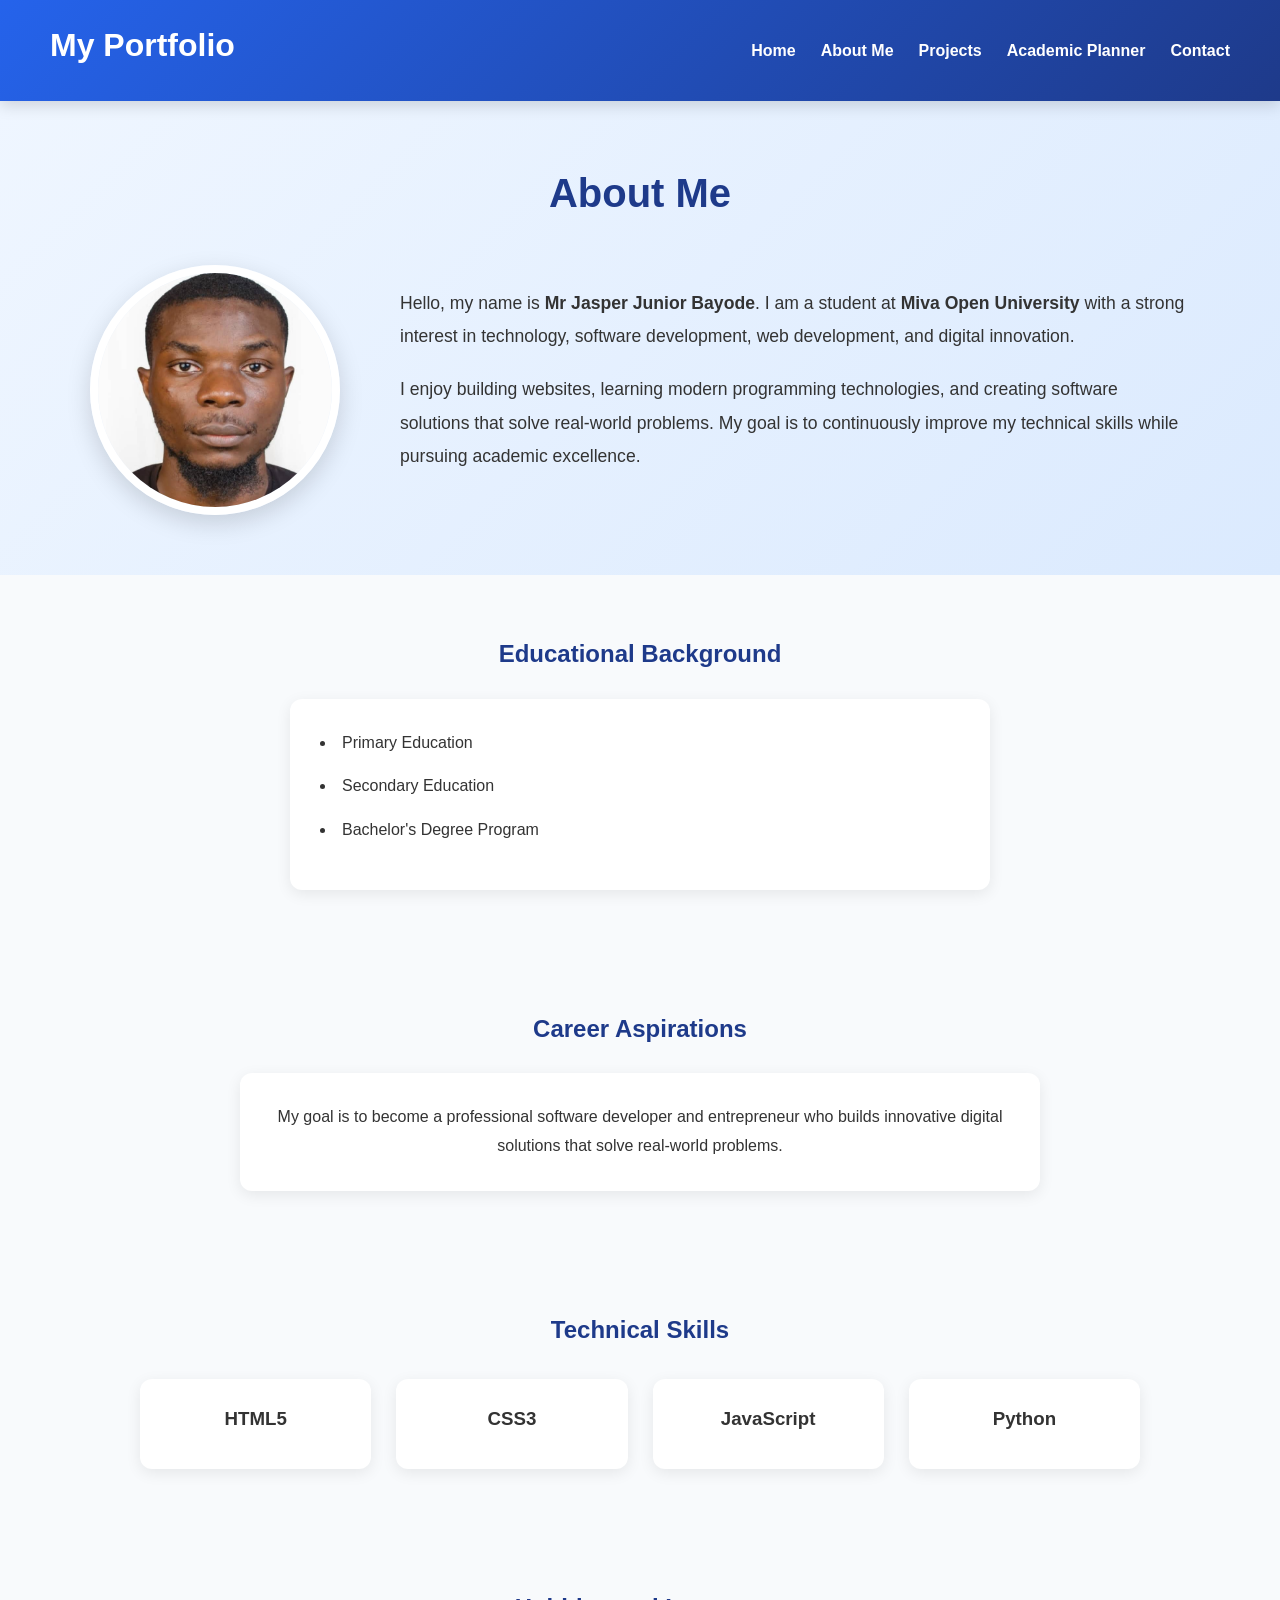
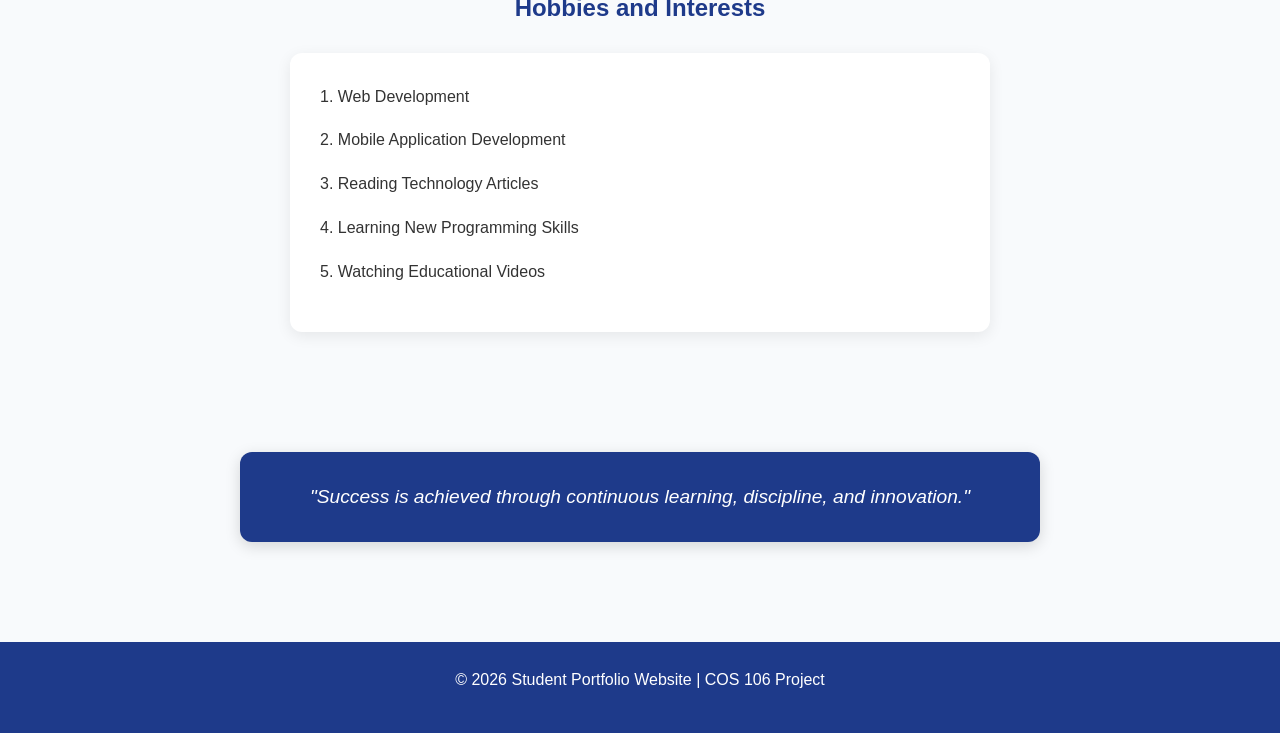
<file: about.html>
<!DOCTYPE html>
<html lang="en">
<head>
    <meta charset="UTF-8">
    <meta name="viewport" content="width=device-width, initial-scale=1.0">
    <title>About Me</title>

    <link rel="stylesheet" href="global.css">
    <link rel="stylesheet" href="about.css">
</head>
<body>

    <!-- Navigation -->
    <header>
        <nav class="navbar">
            <h1 class="logo">My Portfolio</h1>

            <ul class="nav-links">
                <li><a href="index.html">Home</a></li>
                <li><a href="about.html">About Me</a></li>
                <li><a href="projects.html">Projects</a></li>
                <li><a href="planner.html">Academic Planner</a></li>
                <li><a href="contact.html">Contact</a></li>
            </ul>
        </nav>
    </header>

    <main>

        <!-- About Section -->
        <section class="about-section">

            <h2>About Me</h2>

            <div class="about-content">

                <img src="jasper.jpg"
                     alt="Student Profile"
                     class="about-image">

                <div class="about-text">

                    <p>
                        Hello, my name is <strong>Mr Jasper Junior Bayode</strong>.
                        I am a student at <strong>Miva Open University</strong> with a strong interest
                        in technology, software development, web development, and
                        digital innovation.
                    </p>

                    <p>
                        I enjoy building websites, learning modern programming
                        technologies, and creating software solutions that solve
                        real-world problems. My goal is to continuously improve my
                        technical skills while pursuing academic excellence.
                    </p>

                </div>

            </div>

        </section>

        <!-- Educational Background -->
        <section class="education">

            <h2>Educational Background</h2>

            <ul>
                <li>Primary Education</li>
                <li>Secondary Education</li>
                <li>Bachelor's Degree Program</li>
                
            </ul>

        </section>

        <!-- Career Aspirations -->
        <section class="career">

            <h2>Career Aspirations</h2>

            <p>
                My goal is to become a professional software developer
                and entrepreneur who builds innovative digital
                solutions that solve real-world problems.
            </p>

        </section>

        <!-- Technical Skills -->
        <section class="skills-section">

            <h2>Technical Skills</h2>

            <div class="skills-grid">

                <div class="skill-box">
                    <h3>HTML5</h3>
                </div>

                <div class="skill-box">
                    <h3>CSS3</h3>
                </div>

                <div class="skill-box">
                    <h3>JavaScript</h3>
                </div>

                <div class="skill-box">
                    <h3>Python</h3>
                </div>

            </div>

        </section>

        <!-- Hobbies -->
        <section class="hobbies">

            <h2>Hobbies and Interests</h2>

            <ol>
                <li>Web Development</li>
                <li>Mobile Application Development</li>
                <li>Reading Technology Articles</li>
                <li>Learning New Programming Skills</li>
                <li>Watching Educational Videos</li>
            </ol>

        </section>

        <!-- Personal Quote -->
        <section class="quote">

            <blockquote>
                "Success is achieved through continuous learning,
                discipline, and innovation."
            </blockquote>

        </section>

    </main>

    <footer>
        <p>
            © 2026 Student Portfolio Website | COS 106 Project
        </p>
    </footer>

</body>
</html>
</file>
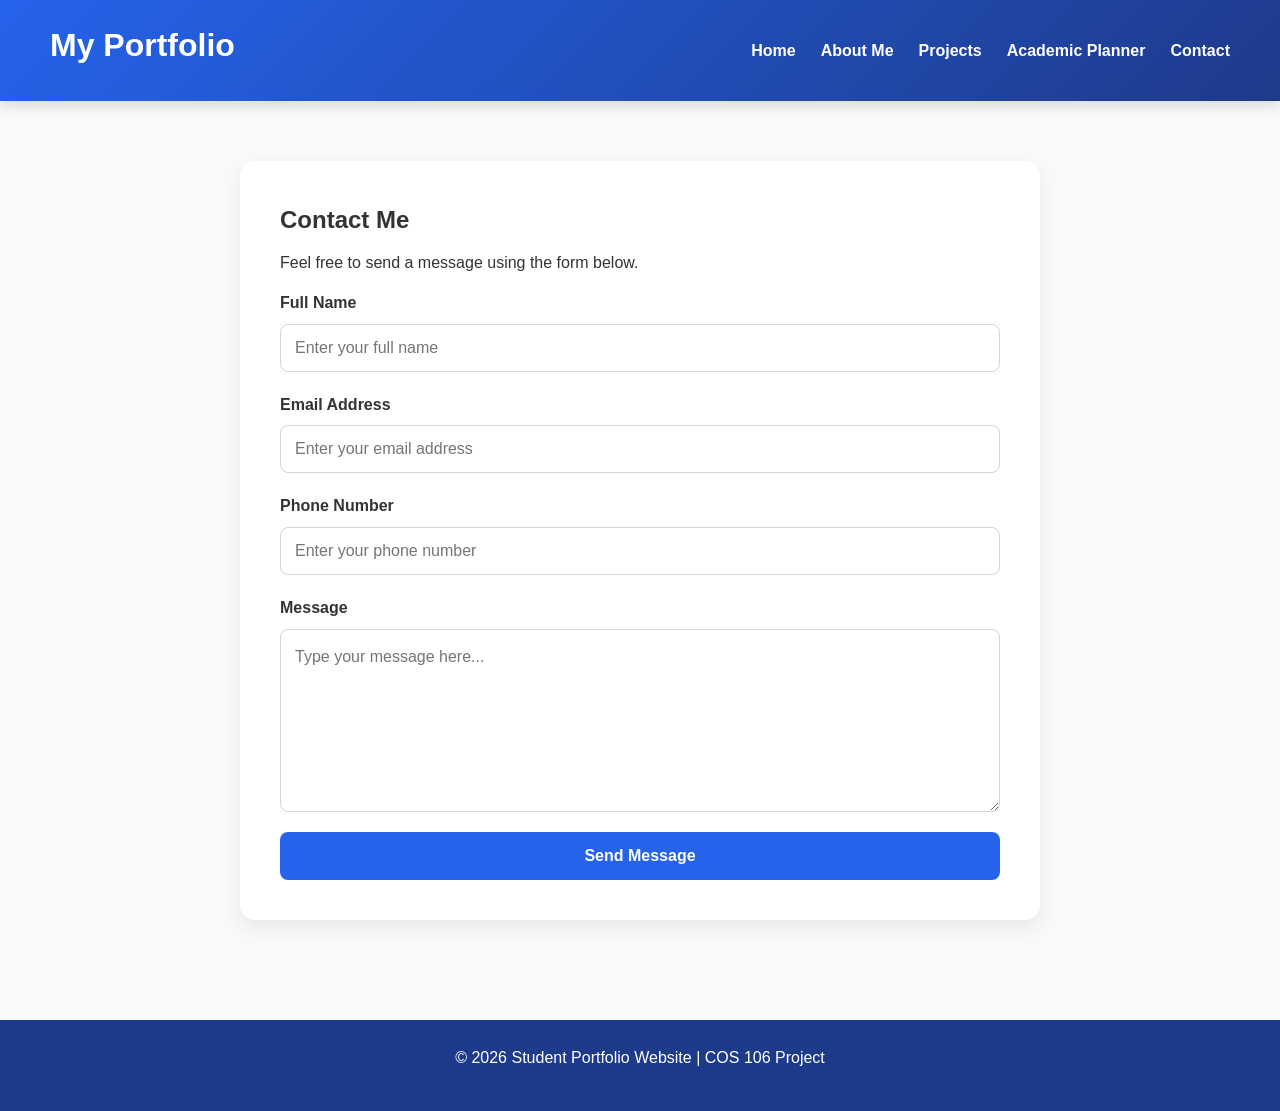
<file: contact.html>
<!DOCTYPE html>
<html lang="en">
<head>
    <meta charset="UTF-8">
    <meta name="viewport" content="width=device-width, initial-scale=1.0">
    <title>Contact Me</title>

    <link rel="stylesheet" href="global.css">
    <link rel="stylesheet" href="contact.css">
</head>
<body>

    <!-- Navigation -->
    <header>
        <nav class="navbar">

            <h1 class="logo">My Portfolio</h1>

            <ul class="nav-links">
                <li><a href="index.html">Home</a></li>
                <li><a href="about.html">About Me</a></li>
                <li><a href="projects.html">Projects</a></li>
                <li><a href="planner.html">Academic Planner</a></li>
                <li><a href="contact.html">Contact</a></li>
            </ul>

        </nav>
    </header>

    <main>

        <section class="contact-container">

            <h2>Contact Me</h2>

            <p>
                Feel free to send a message using the form below.
            </p>

            <form id="contactForm">

                <div class="form-group">
                    <label for="name">Full Name</label>

                    <input
                        type="text"
                        id="name"
                        placeholder="Enter your full name"
                        required>
                </div>

                <div class="form-group">
                    <label for="email">Email Address</label>

                    <input
                        type="email"
                        id="email"
                        placeholder="Enter your email address"
                        required>
                </div>

                <div class="form-group">
                    <label for="phone">Phone Number</label>

                    <input
                        type="text"
                        id="phone"
                        placeholder="Enter your phone number"
                        required>
                </div>

                <div class="form-group">
                    <label for="message">Message</label>

                    <textarea
                        id="message"
                        rows="6"
                        placeholder="Type your message here..."
                        required></textarea>
                </div>

                <button type="submit">
                    Send Message
                </button>

            </form>

        </section>

    </main>

    <footer>
        <p>
            © 2026 Student Portfolio Website | COS 106 Project
        </p>
    </footer>

    <script src="validation.js"></script>

</body>
</html>
</file>
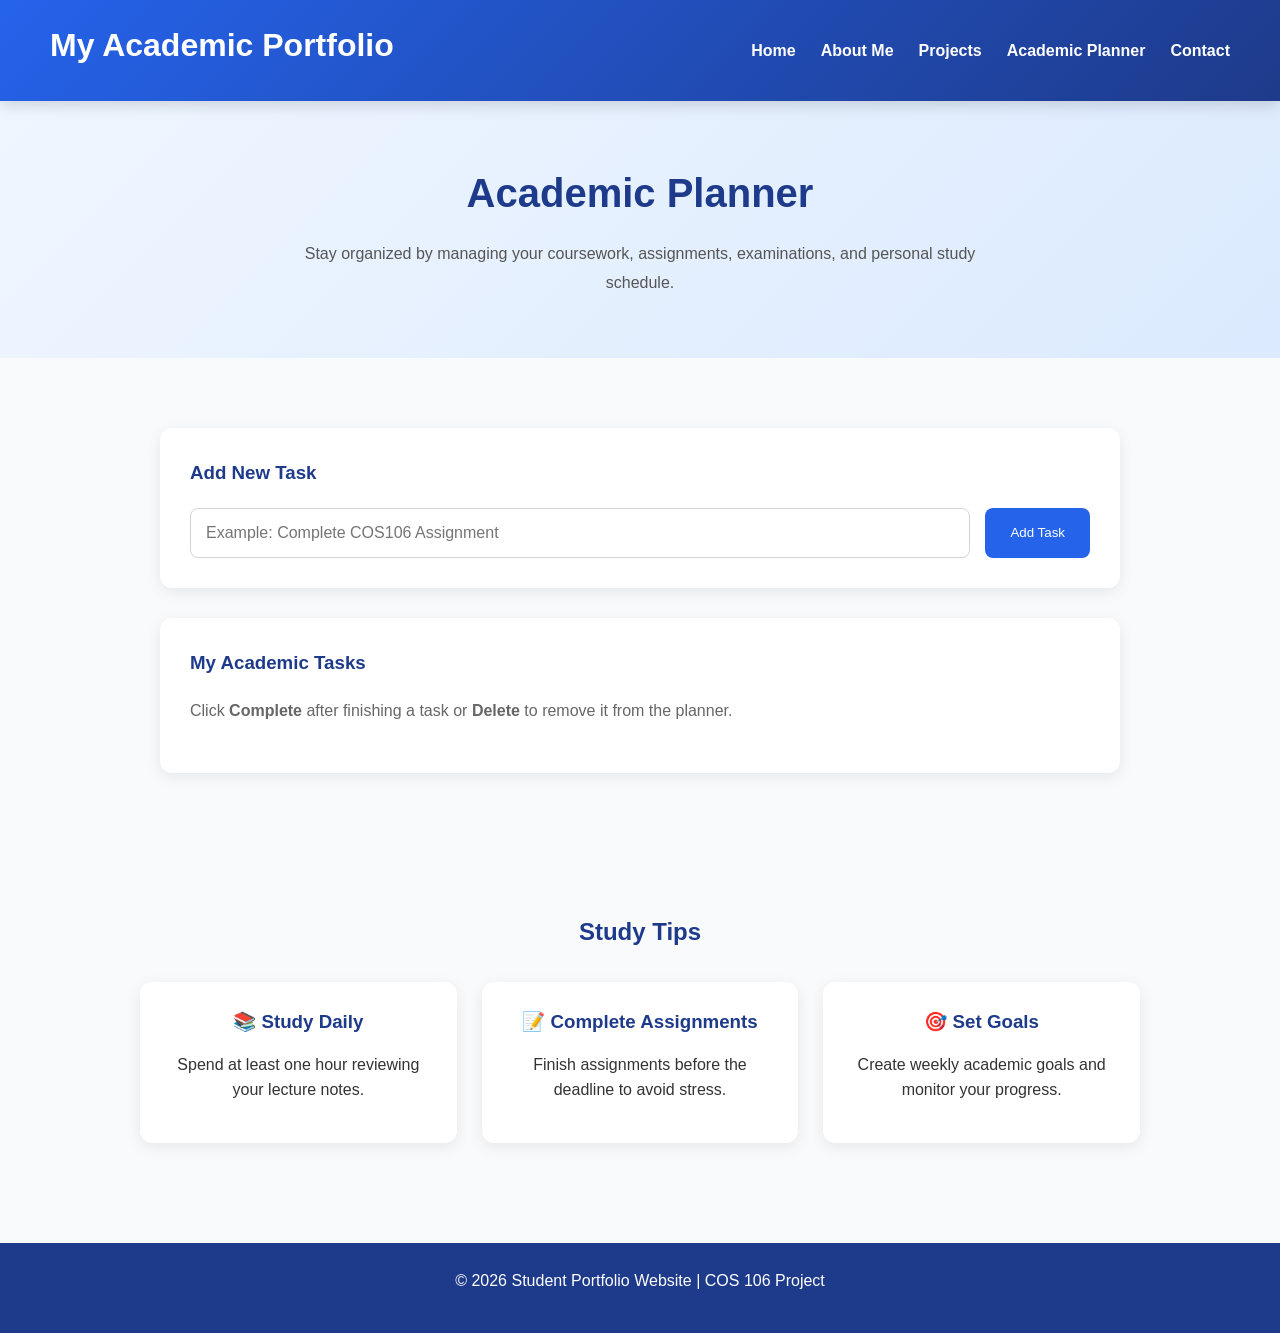
<file: planner.html>
<!DOCTYPE html>
<html lang="en">
<head>
    <meta charset="UTF-8">
    <meta name="viewport" content="width=device-width, initial-scale=1.0">
    <title>Academic Planner</title>

    <link rel="stylesheet" href="global.css">
    <link rel="stylesheet" href="planner.css">
</head>

<body>

    <!-- Navigation -->
    <header>
        <nav class="navbar">

            <h1 class="logo">My Academic Portfolio</h1>

            <ul class="nav-links">
                <li><a href="index.html">Home</a></li>
                <li><a href="about.html">About Me</a></li>
                <li><a href="projects.html">Projects</a></li>
                <li><a href="planner.html">Academic Planner</a></li>
                <li><a href="contact.html">Contact</a></li>
            </ul>

        </nav>
    </header>

    <main>

        <!-- Hero -->
        <section class="planner-header">

            <h2>Academic Planner</h2>

            <p>
                Stay organized by managing your coursework, assignments,
                examinations, and personal study schedule.
            </p>

        </section>

        <!-- Dashboard -->
        <section class="planner-container">

            <div class="planner-card">

                <h3>Add New Task</h3>

                <div class="task-input">

                    <input
                        type="text"
                        id="taskInput"
                        placeholder="Example: Complete COS106 Assignment">

                    <button id="addTaskBtn">
                        Add Task
                    </button>

                </div>

            </div>

            <div class="planner-card">

                <h3>My Academic Tasks</h3>

                <p class="planner-info">
                    Click <strong>Complete</strong> after finishing a task or
                    <strong>Delete</strong> to remove it from the planner.
                </p>

                <ul id="taskList"></ul>

            </div>

        </section>

        <!-- Study Tips -->
        <section class="study-tips">

            <h2>Study Tips</h2>

            <div class="tips-grid">

                <div class="tip-card">
                    <h3>📚 Study Daily</h3>
                    <p>Spend at least one hour reviewing your lecture notes.</p>
                </div>

                <div class="tip-card">
                    <h3>📝 Complete Assignments</h3>
                    <p>Finish assignments before the deadline to avoid stress.</p>
                </div>

                <div class="tip-card">
                    <h3>🎯 Set Goals</h3>
                    <p>Create weekly academic goals and monitor your progress.</p>
                </div>

            </div>

        </section>

    </main>

    <footer>

        <p>
            © 2026 Student Portfolio Website | COS 106 Project
        </p>

    </footer>

    <script src="planner.js"></script>

</body>
</html>
</file>
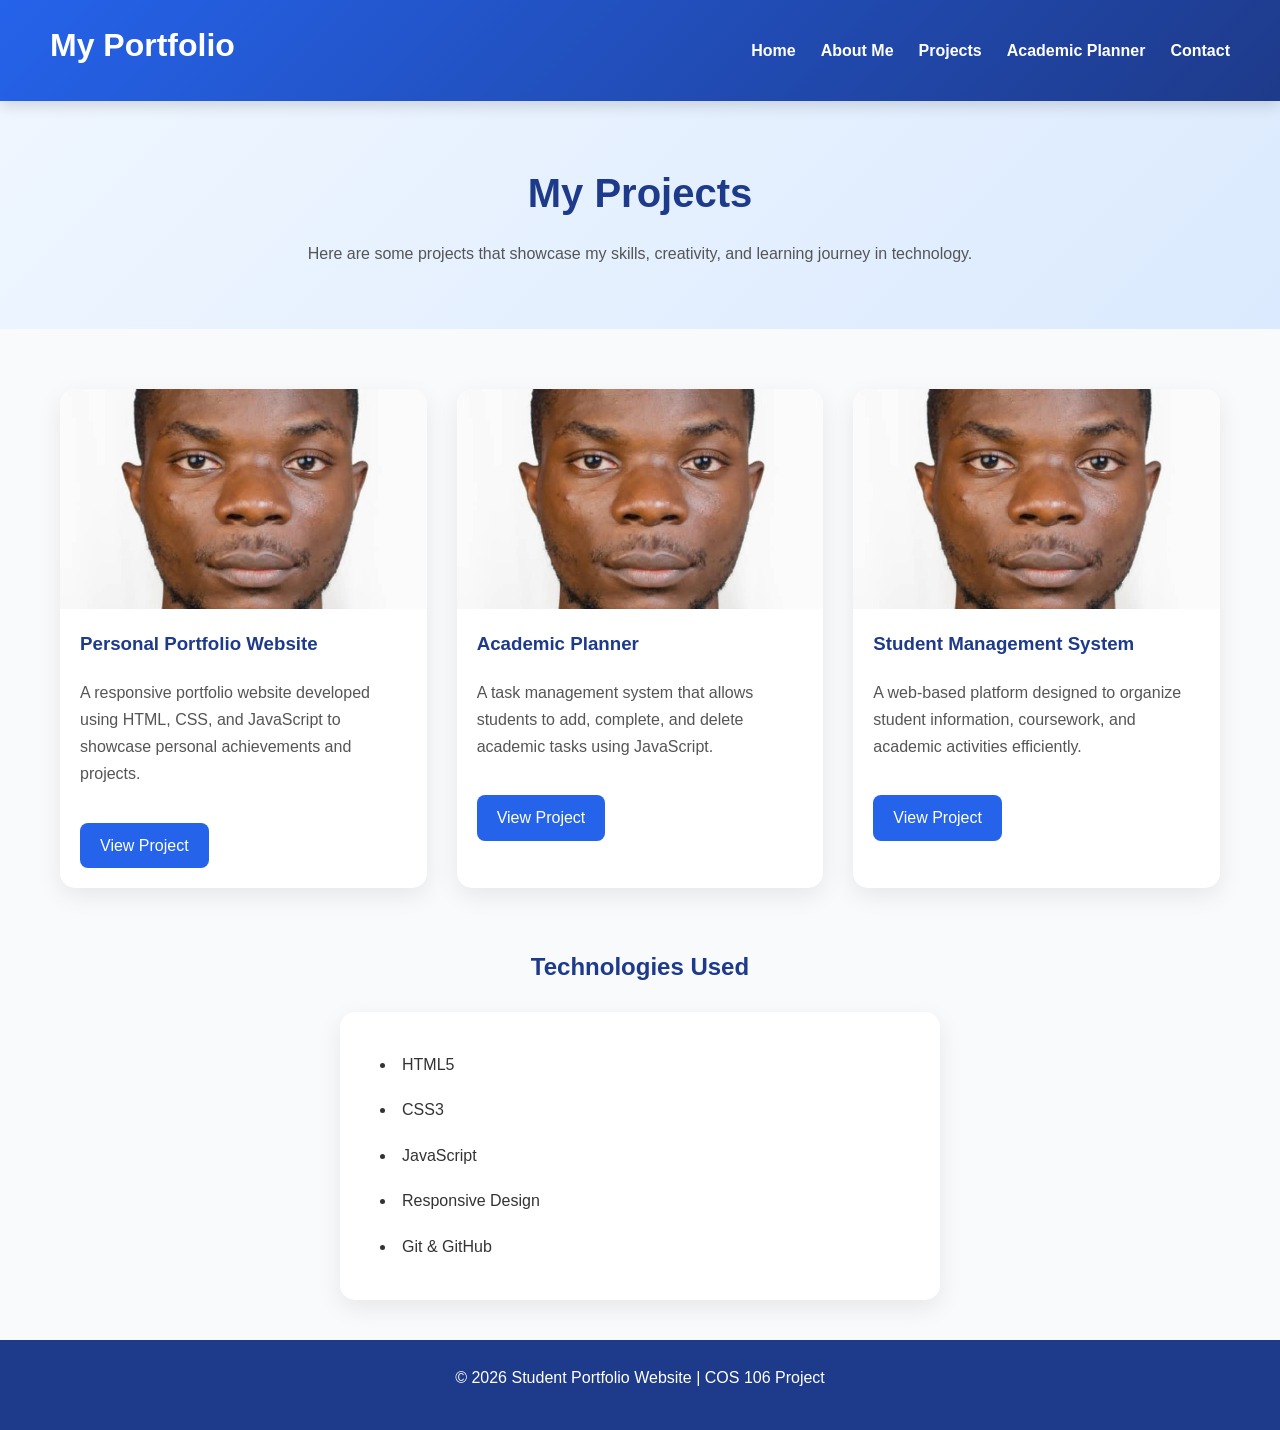
<file: projects.html>
<!DOCTYPE html>
<html lang="en">
<head>
    <meta charset="UTF-8">
    <meta name="viewport" content="width=device-width, initial-scale=1.0">
    <title>Projects</title>

    <link rel="stylesheet" href="global.css">
    <link rel="stylesheet" href="projects.css">
</head>
<body>

    <!-- Navigation -->
    <header>
        <nav class="navbar">
            <h1 class="logo">My Portfolio</h1>

            <ul class="nav-links">
                <li><a href="index.html">Home</a></li>
                <li><a href="about.html">About Me</a></li>
                <li><a href="projects.html">Projects</a></li>
                <li><a href="planner.html">Academic Planner</a></li>
                <li><a href="contact.html">Contact</a></li>
            </ul>
        </nav>
    </header>

    <main>

        <!-- Page Title -->
        <section class="projects-header">
            <h2>My Projects</h2>
            <p>
                Here are some projects that showcase my skills,
                creativity, and learning journey in technology.
            </p>
        </section>

        <!-- Projects Container -->
        <section class="projects-container">

            <!-- Project 1 -->
            <article class="project-card">

                <img
                    src="jasper.jpg"
                    alt="Portfolio Website Project"
                    class="project-image">

                <h3>Personal Portfolio Website</h3>

                <p>
                    A responsive portfolio website developed using
                    HTML, CSS, and JavaScript to showcase personal
                    achievements and projects.
                </p>

                <a href="#" class="project-btn">
                    View Project
                </a>

            </article>

            <!-- Project 2 -->
            <article class="project-card">

                <img
                    src="jasper.jpg"
                    alt="Academic Planner Project"
                    class="project-image">

                <h3>Academic Planner</h3>

                <p>
                    A task management system that allows students
                    to add, complete, and delete academic tasks
                    using JavaScript.
                </p>

                <a href="#" class="project-btn">
                    View Project
                </a>

            </article>

            <!-- Project 3 -->
            <article class="project-card">

                <img
                    src="jasper.jpg"
                    alt="Student Management System"
                    class="project-image">

                <h3>Student Management System</h3>

                <p>
                    A web-based platform designed to organize
                    student information, coursework, and academic
                    activities efficiently.
                </p>

                <a href="#" class="project-btn">
                    View Project
                </a>

            </article>

        </section>

        <!-- Skills Applied -->
        <section class="project-skills">

            <h2>Technologies Used</h2>

            <ul>
                <li>HTML5</li>
                <li>CSS3</li>
                <li>JavaScript</li>
                <li>Responsive Design</li>
                <li>Git & GitHub</li>
            </ul>

        </section>

    </main>

    <footer>
        <p>
            © 2026 Student Portfolio Website | COS 106 Project
        </p>
    </footer>

</body>
</html>
</file>
<file: global.css>
/* ==========================
GLOBAL RESET
========================== */

*{
margin:0;
padding:0;
box-sizing:border-box;
}

/* ==========================
BODY
========================== */

body{
    font-family: Arial, Helvetica, sans-serif;
    background: #f8fafc;
    color: #333;
    line-height: 1.6;

    min-height: 100vh;
    display: flex;
    flex-direction: column;
}

/* ==========================
LINKS
========================== */

a{
text-decoration:none;
color:inherit;
}

/* ==========================
LISTS
========================== */

ul,
ol{
list-style-position:inside;
}

/* ==========================
HEADINGS
========================== */

h1,
h2,
h3,
h4,
h5,
h6{
margin-bottom:10px;
}

/* ==========================
PARAGRAPHS
========================== */

p{
margin-bottom:15px;
}

/* ==========================
NAVBAR
========================== */

.navbar{
background:linear-gradient(
135deg,
#2563eb,
#1e3a8a
);


display:flex;
justify-content:space-between;
align-items:center;

padding:20px 50px;

box-shadow:0 4px 15px rgba(0,0,0,.15);

position:sticky;
top:0;
z-index:1000;

}

.logo{
color:white;
font-size:2rem;
font-weight:bold;
}

.nav-links{
display:flex;
list-style:none;
gap:25px;
}

.nav-links a{
color:white;
font-weight:600;
transition:.3s;
}
main{
    flex: 1;
}

.nav-links a:hover

/* ==========================
COMMON BUTTONS
========================== */

.btn{
display:inline-block;


background:#2563eb;
color:white;

padding:12px 24px;

border-radius:8px;

transition:.3s;

}

.btn:hover

/* ==========================
COMMON SECTION
========================== */

section{
padding:60px 20px;
}

/* ==========================
COMMON CONTAINER
========================== */

.container{
width:90%;
max-width:1200px;
margin:auto;
}

/* ==========================
IMAGES
========================== */

img{
max-width:100%;
display:block;
}

/* ==========================
TABLES
========================== */

table{
width:100%;
border-collapse:collapse;
}

th,
td{
padding:15px;
border:1px solid #ddd;
}

th{
background:#1e3a8a;
color:white;
}

/* ==========================
FOOTER
========================== */

footer{
background:#1e3a8a;
color:white;


text-align:center;

padding:25px;
margin-top:40px;


}

/* ==========================
SHARED CARD STYLE
========================== */

.card{
background:white;


border-radius:12px;

padding:25px;

box-shadow:
    0 4px 15px rgba(0,0,0,.08);


}

/* ==========================
SHARED ANIMATION
========================== */

.fade-in{
animation:fadeIn .8s ease-in-out;
}

@keyframes fadeIn{

from{
    opacity:0;
    transform:translateY(20px);
}

to{
    opacity:1;
    transform:translateY(0);
}

}

/* ==========================
MOBILE RESPONSIVE
========================== */

@media (max-width:768px){

.navbar{
    flex-direction:column;
    gap:15px;
    padding:20px;
}

.nav-links{
    flex-direction:column;
    text-align:center;
    gap:12px;
}

.logo{
    font-size:1.6rem;
}
}
</file>
<file: about.css>
/* ==========================
   ABOUT PAGE STYLES
========================== */

/* ==========================
   ABOUT SECTION
========================== */

.about-section{
    padding:60px 20px;
    background:linear-gradient(135deg,#eff6ff,#dbeafe);
}

.about-section h2{
    text-align:center;
    color:#1e3a8a;
    font-size:2.5rem;
    margin-bottom:40px;
}

.about-content{
    max-width:1100px;
    margin:auto;
    display:flex;
    align-items:center;
    justify-content:center;
    gap:60px;
}

.about-image{
    width:250px;
    height:250px;
    object-fit:cover;
    border-radius:50%;
    border:8px solid white;
    box-shadow:0 8px 25px rgba(0,0,0,.15);
    flex-shrink:0;
}

.about-text{
    flex:1;
}

.about-text p{
    font-size:1.1rem;
    line-height:1.9;
    text-align:left;
    margin-bottom:20px;
}

/* ==========================
   EDUCATION
========================== */

.education{
    padding:60px 20px;
}

.education h2{
    text-align:center;
    margin-bottom:25px;
    color:#1e3a8a;
}

.education ul{
    max-width:700px;
    margin:auto;
    background:white;
    padding:30px;
    border-radius:12px;
    box-shadow:0 4px 15px rgba(0,0,0,.08);
}

.education li{
    margin-bottom:15px;
    line-height:1.8;
}

/* ==========================
   CAREER
========================== */

.career{
    padding:60px 20px;
    text-align:center;
}

.career h2{
    margin-bottom:25px;
    color:#1e3a8a;
}

.career p{
    max-width:800px;
    margin:auto;
    background:white;
    padding:30px;
    border-radius:12px;
    box-shadow:0 4px 15px rgba(0,0,0,.08);
    line-height:1.8;
}

/* ==========================
   SKILLS
========================== */

.skills-section{
    padding:60px 20px;
}

.skills-section h2{
    text-align:center;
    margin-bottom:30px;
    color:#1e3a8a;
}

.skills-grid{
    display:grid;
    grid-template-columns:repeat(auto-fit,minmax(220px,1fr));
    gap:25px;
    max-width:1000px;
    margin:auto;
}

.skill-box{
    background:white;
    padding:25px;
    text-align:center;
    border-radius:12px;
    box-shadow:0 4px 15px rgba(0,0,0,.08);
    transition:.3s;
}

.skill-box:hover{
    transform:translateY(-8px);
}

/* ==========================
   HOBBIES
========================== */

.hobbies{
    padding:60px 20px;
}

.hobbies h2{
    text-align:center;
    margin-bottom:25px;
    color:#1e3a8a;
}

.hobbies ol{
    max-width:700px;
    margin:auto;
    background:white;
    padding:30px;
    border-radius:12px;
    box-shadow:0 4px 15px rgba(0,0,0,.08);
}

.hobbies li{
    margin-bottom:15px;
    line-height:1.8;
}

/* ==========================
   QUOTE
========================== */

.quote{
    padding:60px 20px;
    text-align:center;
}

.quote blockquote{
    max-width:800px;
    margin:auto;
    padding:30px;
    background:#1e3a8a;
    color:white;
    border-radius:12px;
    font-size:1.2rem;
    font-style:italic;
    box-shadow:0 4px 15px rgba(0,0,0,.15);
}

/* ==========================
   ANIMATION
========================== */

.about-section,
.education,
.career,
.skills-section,
.hobbies,
.quote{
    animation:fadeIn .8s ease-in-out;
}

@keyframes fadeIn{

    from{
        opacity:0;
        transform:translateY(20px);
    }

    to{
        opacity:1;
        transform:translateY(0);
    }

}

/* ==========================
   MOBILE
========================== */

@media (max-width:768px){

    .about-content{
        flex-direction:column;
        text-align:center;
        gap:30px;
    }

    .about-image{
        width:180px;
        height:180px;
    }

    .about-text p{
        text-align:center;
        font-size:1rem;
    }

    .about-section h2{
        font-size:2rem;
    }

    .quote blockquote{
        font-size:1rem;
    }

}
</file>
<file: contact.css>
/* ==========================
   CONTACT PAGE STYLES
========================== */

/* Contact Header */

.contact-header{
    text-align:center;
    padding:60px 20px;
    background:linear-gradient(135deg,#eff6ff,#dbeafe);
}

.contact-header h2{
    color:#1e3a8a;
    font-size:2.5rem;
    margin-bottom:15px;
}

.contact-header p{
    max-width:700px;
    margin:auto;
    color:#555;
    line-height:1.8;
}

/* Contact Container */

.contact-container{
    max-width:800px;
    margin:60px auto;
    padding:40px;

    background:#fff;

    border-radius:15px;

    box-shadow:0 8px 25px rgba(0,0,0,.08);

    animation:slideUp .8s ease;
}

/* Form */

#contactForm{
    display:flex;
    flex-direction:column;
    gap:20px;
}

/* Form Groups */

.form-group{
    display:flex;
    flex-direction:column;
}

.form-group label{
    font-weight:600;
    margin-bottom:8px;
    color:#333;
}

/* Inputs */

.form-group input,
.form-group textarea{

    padding:14px;

    border:1px solid #d1d5db;

    border-radius:8px;

    font-size:1rem;

    transition:.3s;
}

.form-group input:focus,
.form-group textarea:focus{

    outline:none;

    border-color:#2563eb;

    box-shadow:0 0 0 3px rgba(37,99,235,.15);

}

/* Text Area */
.form-group textarea{
    width:100%;
    min-height:160px;

    padding:14px;

    border:1px solid #d1d5db;
    border-radius:8px;

    font-family:inherit;
    font-size:1rem;
    line-height:1.6;

    resize:vertical;

    box-sizing:border-box;
}

/* Submit Button */

button[type="submit"]{

    padding:15px;

    border:none;

    border-radius:8px;

    background:#2563eb;

    color:#fff;

    font-size:1rem;

    font-weight:600;

    cursor:pointer;

    transition:.3s;

}

button[type="submit"]:hover{

    background:#1e3a8a;

}

/* Contact Information */

.contact-info{

    margin-top:40px;

    display:grid;

    grid-template-columns:repeat(auto-fit,minmax(220px,1fr));

    gap:20px;

}

.info-card{

    background:#f8fafc;

    padding:25px;

    border-radius:12px;

    text-align:center;

    box-shadow:0 4px 12px rgba(0,0,0,.06);

    transition:.3s;

}

.info-card:hover{

    transform:translateY(-6px);

}

.info-card h3{

    color:#1e3a8a;

    margin-bottom:10px;

}

.info-card p{

    color:#555;

}

/* Animation */

@keyframes slideUp{

    from{
        opacity:0;
        transform:translateY(25px);
    }

    to{
        opacity:1;
        transform:translateY(0);
    }

}

/* Mobile */

@media (max-width:768px){

    .contact-header h2{
        font-size:2rem;
    }

    .contact-container{
        margin:20px;
        padding:25px;
    }

    .contact-info{
        grid-template-columns:1fr;
    }

}
</file>
<file: planner.css>
/* ==========================
   PLANNER PAGE STYLES
========================== */

/* Planner Header */

.planner-header{
    text-align:center;
    padding:60px 20px;
    background:linear-gradient(135deg,#eff6ff,#dbeafe);
}

.planner-header h2{
    color:#1e3a8a;
    font-size:2.5rem;
    margin-bottom:15px;
}

.planner-header p{
    max-width:700px;
    margin:auto;
    color:#555;
    line-height:1.8;
}

/* Planner Container */

.planner-container{
    max-width:1000px;
    margin:50px auto;
    padding:20px;
}

/* Cards */

.planner-card{
    background:#fff;
    padding:30px;
    border-radius:12px;
    margin-bottom:30px;
    box-shadow:0 4px 15px rgba(0,0,0,.08);
}

.planner-card h3{
    color:#1e3a8a;
    margin-bottom:20px;
}

.planner-info{
    color:#666;
    margin-bottom:20px;
}

/* Task Input */

.task-input{
    display:flex;
    gap:15px;
}

.task-input input{
    flex:1;
    padding:15px;
    border:1px solid #d1d5db;
    border-radius:8px;
    font-size:1rem;
}

.task-input input:focus{
    outline:none;
    border-color:#2563eb;
    box-shadow:0 0 0 3px rgba(37,99,235,.15);
}

.task-input button{
    padding:15px 25px;
    border:none;
    border-radius:8px;
    background:#2563eb;
    color:#fff;
    cursor:pointer;
    transition:.3s;
}

.task-input button:hover{
    background:#1e3a8a;
}

/* Task List */

#taskList{
    list-style:none;
    padding:0;
}

#taskList li{
    display:flex;
    justify-content:space-between;
    align-items:center;
    gap:15px;

    padding:20px;
    margin-bottom:15px;

    background:#fff;
    border-radius:10px;

    box-shadow:0 4px 12px rgba(0,0,0,.08);

    animation:fadeIn .4s ease;
}

#taskList span{
    flex:1;
}

.completed{
    text-decoration:line-through;
    color:#888;
}

/* Task Buttons */

#taskList button{
    padding:8px 14px;
    border:none;
    border-radius:6px;
    color:#fff;
    cursor:pointer;
    transition:.3s;
}

#taskList button:first-of-type{
    background:#10b981;
}

#taskList button:first-of-type:hover{
    background:#059669;
}

#taskList button:last-of-type{
    background:#ef4444;
}

#taskList button:last-of-type:hover{
    background:#dc2626;
}

/* Study Tips */

.study-tips{
    padding:40px 20px 60px;
}

.study-tips h2{
    text-align:center;
    color:#1e3a8a;
    margin-bottom:30px;
}

.tips-grid{
    display:grid;
    grid-template-columns:repeat(auto-fit,minmax(250px,1fr));
    gap:25px;
    max-width:1000px;
    margin:auto;
}

.tip-card{
    background:#fff;
    padding:25px;
    border-radius:12px;
    text-align:center;
    box-shadow:0 4px 15px rgba(0,0,0,.08);
    transition:.3s;
}

.tip-card:hover{
    transform:translateY(-6px);
}

.tip-card h3{
    margin-bottom:15px;
    color:#1e3a8a;
}

/* Animation */

@keyframes fadeIn{

    from{
        opacity:0;
        transform:translateY(15px);
    }

    to{
        opacity:1;
        transform:translateY(0);
    }

}

/* Mobile */

@media (max-width:768px){

    .planner-header h2{
        font-size:2rem;
    }

    .task-input{
        flex-direction:column;
    }

    #taskList li{
        flex-direction:column;
        align-items:flex-start;
    }

    .tips-grid{
        grid-template-columns:1fr;
    }

}
</file>
<file: projects.css>
/* ==========================
PROJECTS PAGE STYLES
projects.css
========================== */

/* Header Section */

.projects-header{
text-align:center;
padding:60px 20px;
background:linear-gradient(
135deg,
#eff6ff,
#dbeafe
);
}

.projects-header h2{
font-size:2.5rem;
color:#1e3a8a;
margin-bottom:15px;
}

.projects-header p{
max-width:700px;
margin:auto;
color:#555;
line-height:1.8;
}

/* Projects Grid */

.projects-container{
max-width:1200px;
margin:auto;


display:grid;

grid-template-columns:
    repeat(auto-fit, minmax(320px, 1fr));

gap:30px;

padding:60px 20px;


}

/* Project Card */

.project-card{
background:white;


border-radius:15px;

overflow:hidden;

box-shadow:
    0 8px 25px rgba(0,0,0,.08);

transition:.3s;


}

.project-card:hover{
transform:translateY(-10px);
}

/* Project Images */

.project-image{
width:100%;
height:220px;
object-fit:cover;
}

/* Content */

.project-card h3{
padding:20px 20px 10px;
color:#1e3a8a;
}

.project-card p{
padding:0 20px 20px;
color:#555;
line-height:1.7;
}

/* Project Button */

.project-btn{
display:inline-block;


margin:0 20px 20px;

background:#2563eb;
color:white;

padding:10px 20px;

border-radius:8px;

transition:.3s;

}

.project-btn:hover

/* Technologies Section */

.project-skills{
padding:60px 20px;
text-align:center;
}

.project-skills h2{
color:#1e3a8a;
margin-bottom:25px;
text-align: center;
}

.project-skills ul{
max-width:600px;
margin:auto;


background:white;

padding:30px;

border-radius:15px;

box-shadow:
    0 8px 25px rgba(0,0,0,.08);


}

.project-skills li{
padding:10px;
font-weight:500;
}

/* Animation */

.project-card{
animation:fadeIn .8s ease-in-out;
}

@keyframes fadeIn{


from{
    opacity:0;
    transform:translateY(20px);
}

to{
    opacity:1;
    transform:translateY(0);
}
}

/* Mobile */

@media (max-width:768px){


.projects-header h2{
    font-size:2rem;
}

.project-image{
    height:180px;
}

.projects-container{
    padding:30px 15px;
}
}
</file>
